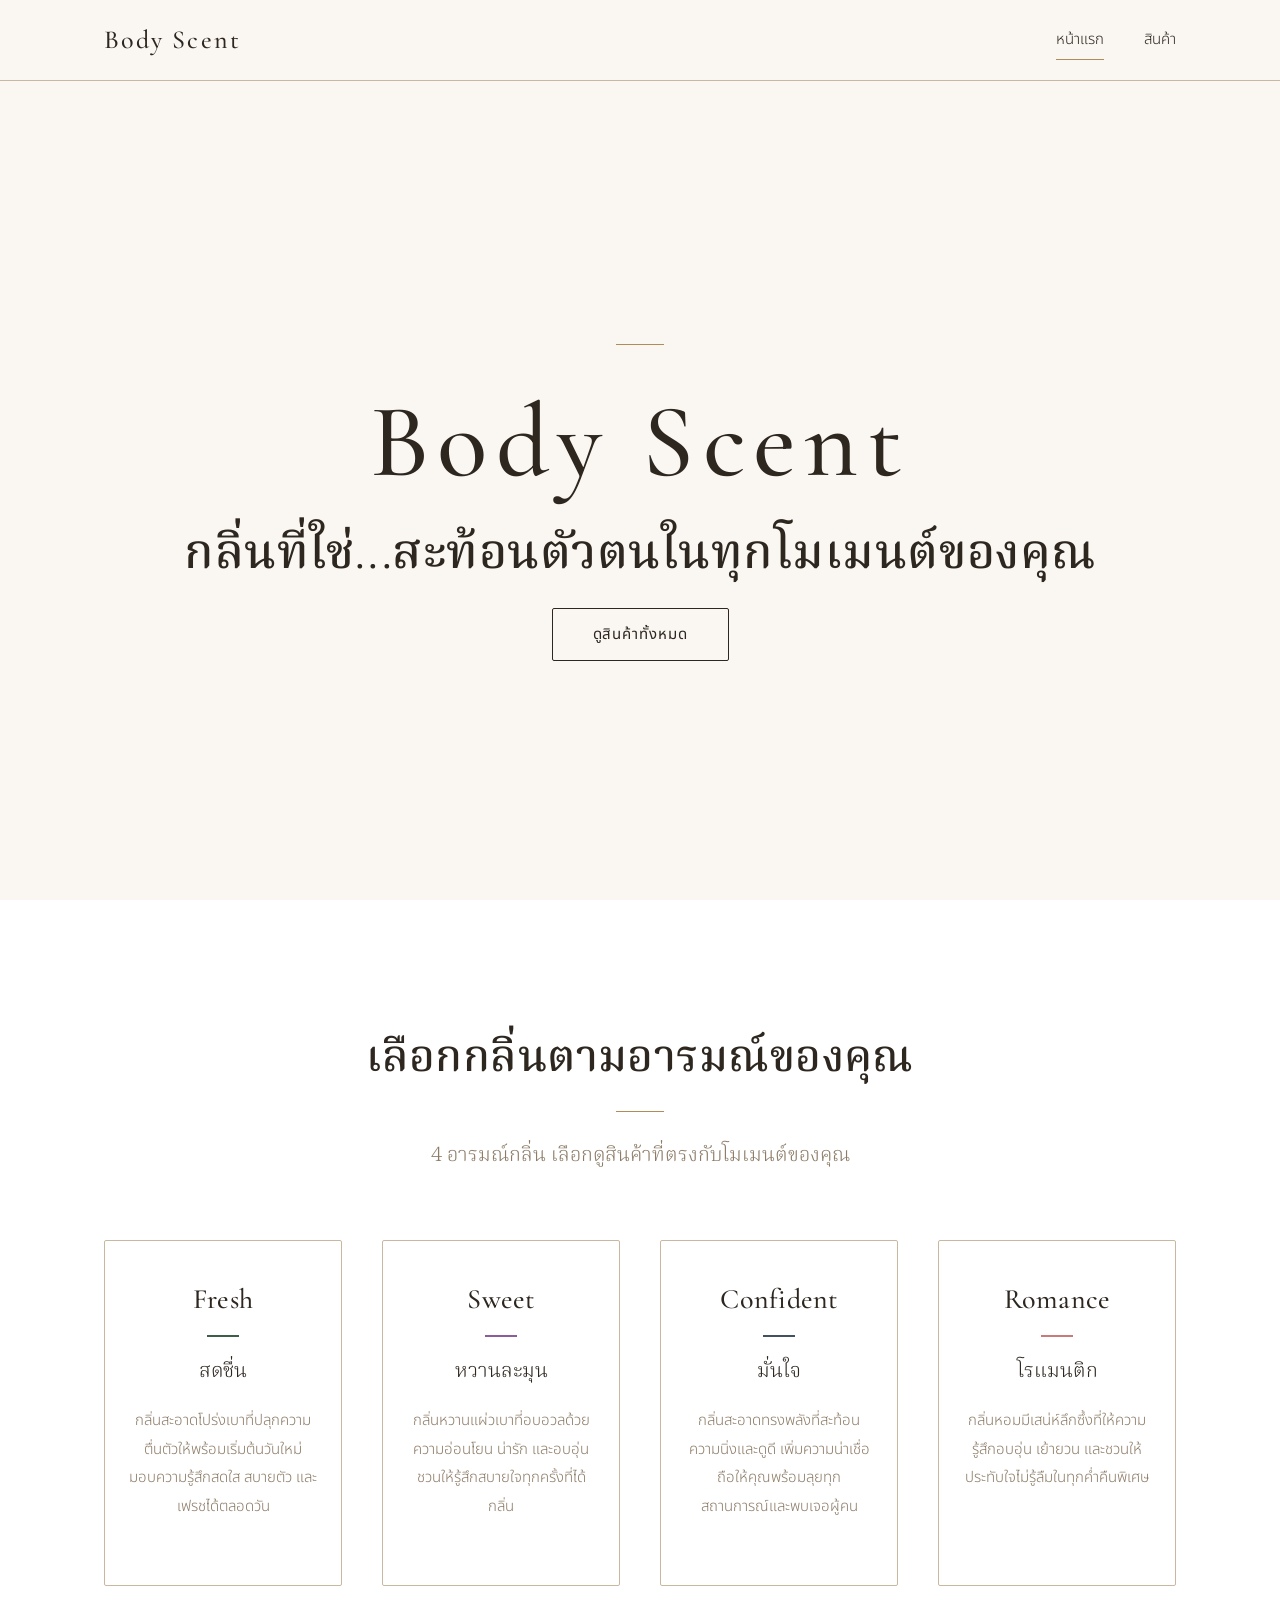
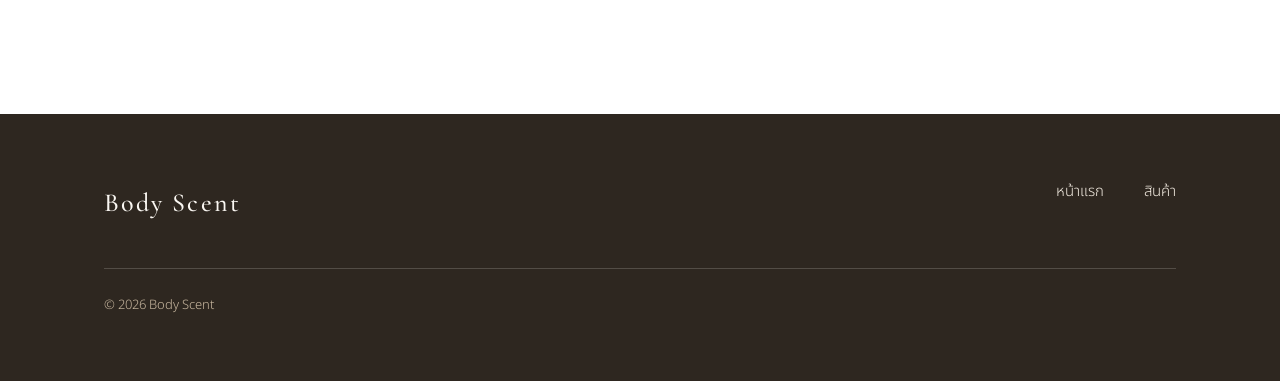
<file: index.html>
<!DOCTYPE html>
<html lang="th">
<head>
  <meta charset="UTF-8">
  <meta name="viewport" content="width=device-width, initial-scale=1">
  <title>Body Scent | น้ำหอมฉีดตัวและโรลออน</title>
  <meta name="description" content="Body Scent กลิ่นที่ใช่ สะท้อนตัวตนในทุกโมเมนต์ของคุณ น้ำหอมฉีดตัวและโรลออน 4 อารมณ์กลิ่น Fresh, Sweet, Confident, Romance">
  <link rel="stylesheet" href="style.css">

  <!-- Page-specific touches (can be moved into style.css later) -->
  <style>
    .hero--full {
      min-height: calc(100vh - 81px);
      min-height: calc(100svh - 81px);
      display: flex;
      align-items: center;
    }
    .hero--full h1 {
      max-width: 22em;
      font-size: clamp(1.75rem, 4.2vw, 3rem);
      line-height: 1.6;
    }
    .hero__name {
      display: block;
      margin-bottom: var(--space-2);
      font-size: clamp(3rem, 9vw, 6.5rem);
      line-height: 1.1;
      letter-spacing: 0.08em;
    }
    .hero--full .rule { margin-bottom: var(--space-4); }

    a.mood-card { display: block; color: var(--ink); }
    a.mood-card:hover { color: var(--ink); }
    .mood-card .mood-th {
      margin-bottom: var(--space-2);
      font-family: var(--font-serif-th);
      font-size: var(--text-lg);
      color: var(--ink);
    }

    @media (max-width: 720px) {
      .hero--full .rule { margin-left: 0; }
    }
  </style>
</head>
<body>

  <header class="site-header">
    <div class="container">
      <a href="index.html" class="logo">Body Scent</a>
      <ul class="nav">
        <li><a href="index.html" aria-current="page">หน้าแรก</a></li>
        <li><a href="product.html">สินค้า</a></li>
      </ul>
    </div>
  </header>

  <main>

    <section class="hero hero--full">
      <div class="container">
        <span class="rule"></span>
        <h1>
          <span class="hero__name">Body Scent</span>
          กลิ่นที่ใช่...สะท้อนตัวตนในทุกโมเมนต์ของคุณ
        </h1>
        <a href="product.html" class="btn">ดูสินค้าทั้งหมด</a>
      </div>
    </section>

    <section class="section section--white" id="moods">
      <div class="container">
        <div class="section-head">
          <h2>เลือกกลิ่นตามอารมณ์ของคุณ</h2>
          <span class="rule"></span>
          <p class="lead">4 อารมณ์กลิ่น เลือกดูสินค้าที่ตรงกับโมเมนต์ของคุณ</p>
        </div>

        <div class="grid grid--4">

          <a href="product.html?mood=fresh" class="mood-card" data-mood="fresh">
            <h3>Fresh</h3>
            <span class="mood-line mood-line--center"></span>
            <p class="mood-th">สดชื่น</p>
            <p>กลิ่นสะอาดโปร่งเบาที่ปลุกความตื่นตัวให้พร้อมเริ่มต้นวันใหม่ มอบความรู้สึกสดใส สบายตัว และเฟรชได้ตลอดวัน</p>
          </a>

          <a href="product.html?mood=sweet" class="mood-card" data-mood="sweet">
            <h3>Sweet</h3>
            <span class="mood-line mood-line--center"></span>
            <p class="mood-th">หวานละมุน</p>
            <p>กลิ่นหวานแผ่วเบาที่อบอวลด้วยความอ่อนโยน น่ารัก และอบอุ่น ชวนให้รู้สึกสบายใจทุกครั้งที่ได้กลิ่น</p>
          </a>

          <a href="product.html?mood=confident" class="mood-card" data-mood="confident">
            <h3>Confident</h3>
            <span class="mood-line mood-line--center"></span>
            <p class="mood-th">มั่นใจ</p>
            <p>กลิ่นสะอาดทรงพลังที่สะท้อนความนิ่งและดูดี เพิ่มความน่าเชื่อถือให้คุณพร้อมลุยทุกสถานการณ์และพบเจอผู้คน</p>
          </a>

          <a href="product.html?mood=romance" class="mood-card" data-mood="romance">
            <h3>Romance</h3>
            <span class="mood-line mood-line--center"></span>
            <p class="mood-th">โรแมนติก</p>
            <p>กลิ่นหอมมีเสน่ห์ลึกซึ้งที่ให้ความรู้สึกอบอุ่น เย้ายวน และชวนให้ประทับใจไม่รู้ลืมในทุกค่ำคืนพิเศษ</p>
          </a>

        </div>
      </div>
    </section>

  </main>

  <footer class="site-footer">
    <div class="container">
      <span class="logo">Body Scent</span>
      <ul class="nav">
        <li><a href="index.html">หน้าแรก</a></li>
        <li><a href="product.html">สินค้า</a></li>
      </ul>
      <small>&copy; 2026 Body Scent</small>
    </div>
  </footer>

  <script src="script.js"></script>
</body>
</html>
</file>
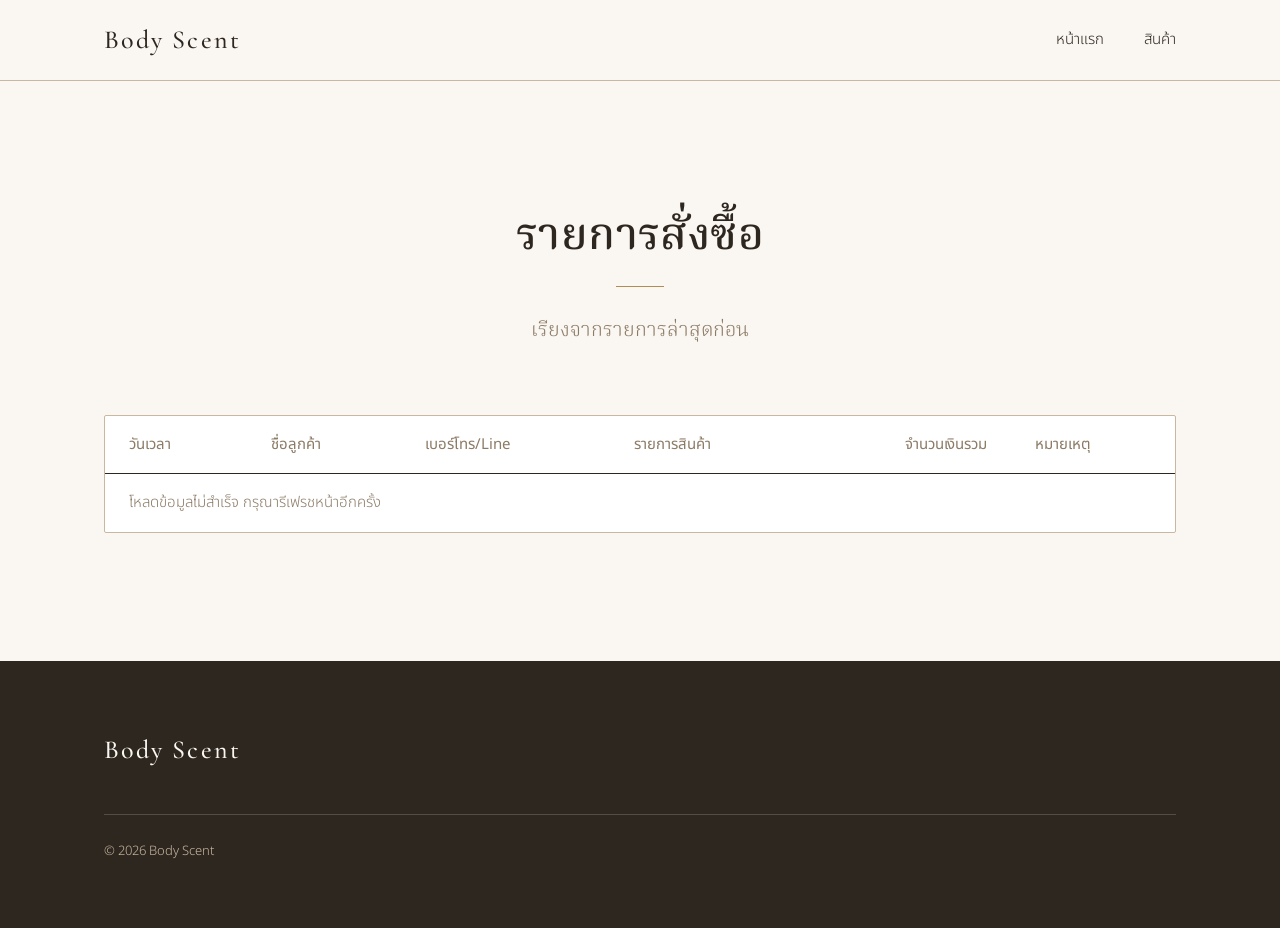
<file: admin.html>
<!DOCTYPE html>
<html lang="th">
<head>
  <meta charset="UTF-8">
  <meta name="viewport" content="width=device-width, initial-scale=1">
  <meta name="robots" content="noindex, nofollow">
  <title>รายการสั่งซื้อ | Body Scent Admin</title>
  <link rel="stylesheet" href="style.css">

  <!-- Page-specific touches (can be moved into style.css later) -->
  <style>
    .page-title h1 { font-size: var(--text-2xl); }

    .table-wrap {
      overflow-x: auto;
      background: var(--white);
      border: var(--line-soft);
      border-radius: var(--radius);
    }
    #ordersTable {
      width: 100%;
      min-width: 860px;
      border-collapse: collapse;
      font-size: var(--text-sm);
      line-height: 1.7;
    }
    #ordersTable th,
    #ordersTable td {
      padding: var(--space-2) var(--space-3);
      text-align: left;
      vertical-align: top;
      border-bottom: var(--line-soft);
    }
    #ordersTable thead th {
      font-weight: 400;
      color: var(--beige-dark);
      border-bottom: var(--line);
      white-space: nowrap;
    }
    #ordersTable tbody tr:last-child td { border-bottom: 0; }
    #ordersTable tbody tr:hover { background: var(--cream); }
    #ordersTable th:nth-child(5),
    #ordersTable td:nth-child(5) { text-align: right; white-space: nowrap; }
  </style>
</head>
<body>

  <header class="site-header">
    <div class="container">
      <a href="index.html" class="logo">Body Scent</a>
      <ul class="nav">
        <li><a href="index.html">หน้าแรก</a></li>
        <li><a href="product.html">สินค้า</a></li>
      </ul>
    </div>
  </header>

  <main>
    <section class="section">
      <div class="container">

        <div class="section-head page-title">
          <h1>รายการสั่งซื้อ</h1>
          <span class="rule"></span>
          <p class="lead">เรียงจากรายการล่าสุดก่อน</p>
        </div>

        <div class="table-wrap">
          <table id="ordersTable">
            <thead>
              <tr>
                <th>วันเวลา</th>
                <th>ชื่อลูกค้า</th>
                <th>เบอร์โทร/Line</th>
                <th>รายการสินค้า</th>
                <th>จำนวนเงินรวม</th>
                <th>หมายเหตุ</th>
              </tr>
            </thead>
            <tbody></tbody>
          </table>
        </div>

      </div>
    </section>
  </main>

  <footer class="site-footer">
    <div class="container">
      <span class="logo">Body Scent</span>
      <small>&copy; 2026 Body Scent</small>
    </div>
  </footer>

  <script src="script.js"></script>
</body>
</html>
</file>
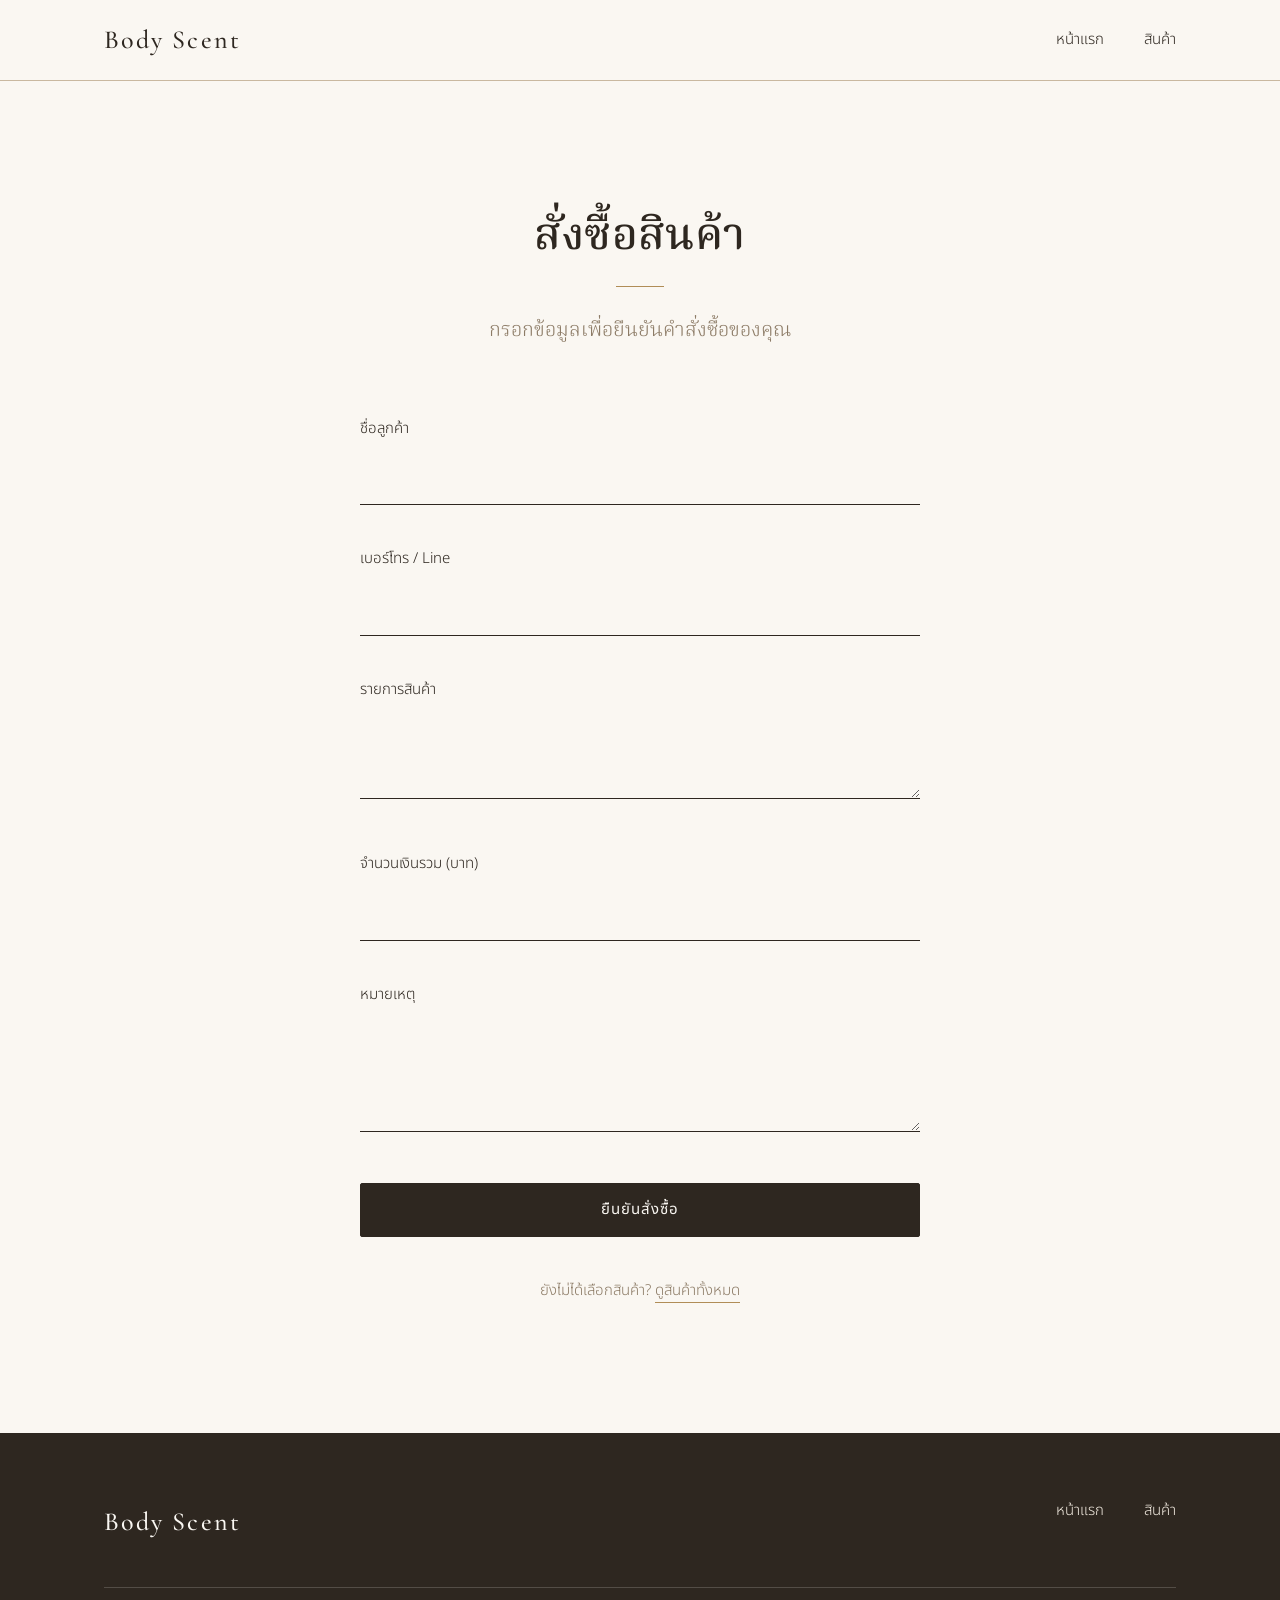
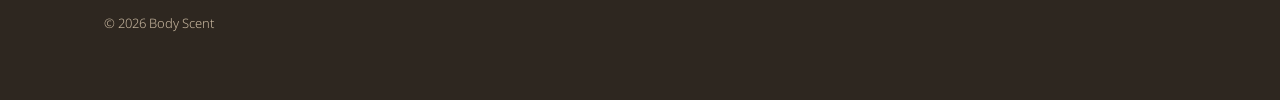
<file: order.html>
<!DOCTYPE html>
<html lang="th">
<head>
  <meta charset="UTF-8">
  <meta name="viewport" content="width=device-width, initial-scale=1">
  <title>สั่งซื้อสินค้า | Body Scent</title>
  <link rel="stylesheet" href="style.css">

  <!-- Page-specific touches (can be moved into style.css later) -->
  <style>
    .page-title h1 { font-size: var(--text-2xl); }
    .order-form { max-width: 560px; margin-inline: auto; }
    .order-form textarea { resize: vertical; min-height: 3.5rem; line-height: 1.7; }
    .order-form .btn { margin-top: var(--space-2); }
    .order-help { margin: var(--space-4) auto 0; text-align: center; font-size: var(--text-sm); }
    .order-help a { border-bottom: 1px solid var(--gold); }
  </style>
</head>
<body>

  <header class="site-header">
    <div class="container">
      <a href="index.html" class="logo">Body Scent</a>
      <ul class="nav">
        <li><a href="index.html">หน้าแรก</a></li>
        <li><a href="product.html">สินค้า</a></li>
      </ul>
    </div>
  </header>

  <main>
    <section class="section">
      <div class="container">

        <div class="section-head page-title">
          <h1>สั่งซื้อสินค้า</h1>
          <span class="rule"></span>
          <p class="lead">กรอกข้อมูลเพื่อยืนยันคำสั่งซื้อของคุณ</p>
        </div>

        <form id="orderForm" class="order-form">

          <div class="form-row">
            <label for="customerName">ชื่อลูกค้า</label>
            <input type="text" id="customerName" name="customerName" autocomplete="name" required>
          </div>

          <div class="form-row">
            <label for="contact">เบอร์โทร / Line</label>
            <input type="text" id="contact" name="contact" autocomplete="tel" required>
          </div>

          <div class="form-row">
            <label for="items">รายการสินค้า</label>
            <textarea id="items" name="items" rows="2" required></textarea>
          </div>

          <div class="form-row">
            <label for="total">จำนวนเงินรวม (บาท)</label>
            <input type="number" id="total" name="total" min="0" step="any" inputmode="decimal" required>
          </div>

          <div class="form-row">
            <label for="note">หมายเหตุ</label>
            <textarea id="note" name="note" rows="3"></textarea>
          </div>

          <button type="submit" class="btn btn--solid btn--block">ยืนยันสั่งซื้อ</button>

        </form>

        <p class="order-help text-muted">
          ยังไม่ได้เลือกสินค้า? <a href="product.html">ดูสินค้าทั้งหมด</a>
        </p>

      </div>
    </section>
  </main>

  <footer class="site-footer">
    <div class="container">
      <span class="logo">Body Scent</span>
      <ul class="nav">
        <li><a href="index.html">หน้าแรก</a></li>
        <li><a href="product.html">สินค้า</a></li>
      </ul>
      <small>&copy; 2026 Body Scent</small>
    </div>
  </footer>

  <script src="script.js"></script>
</body>
</html>
</file>
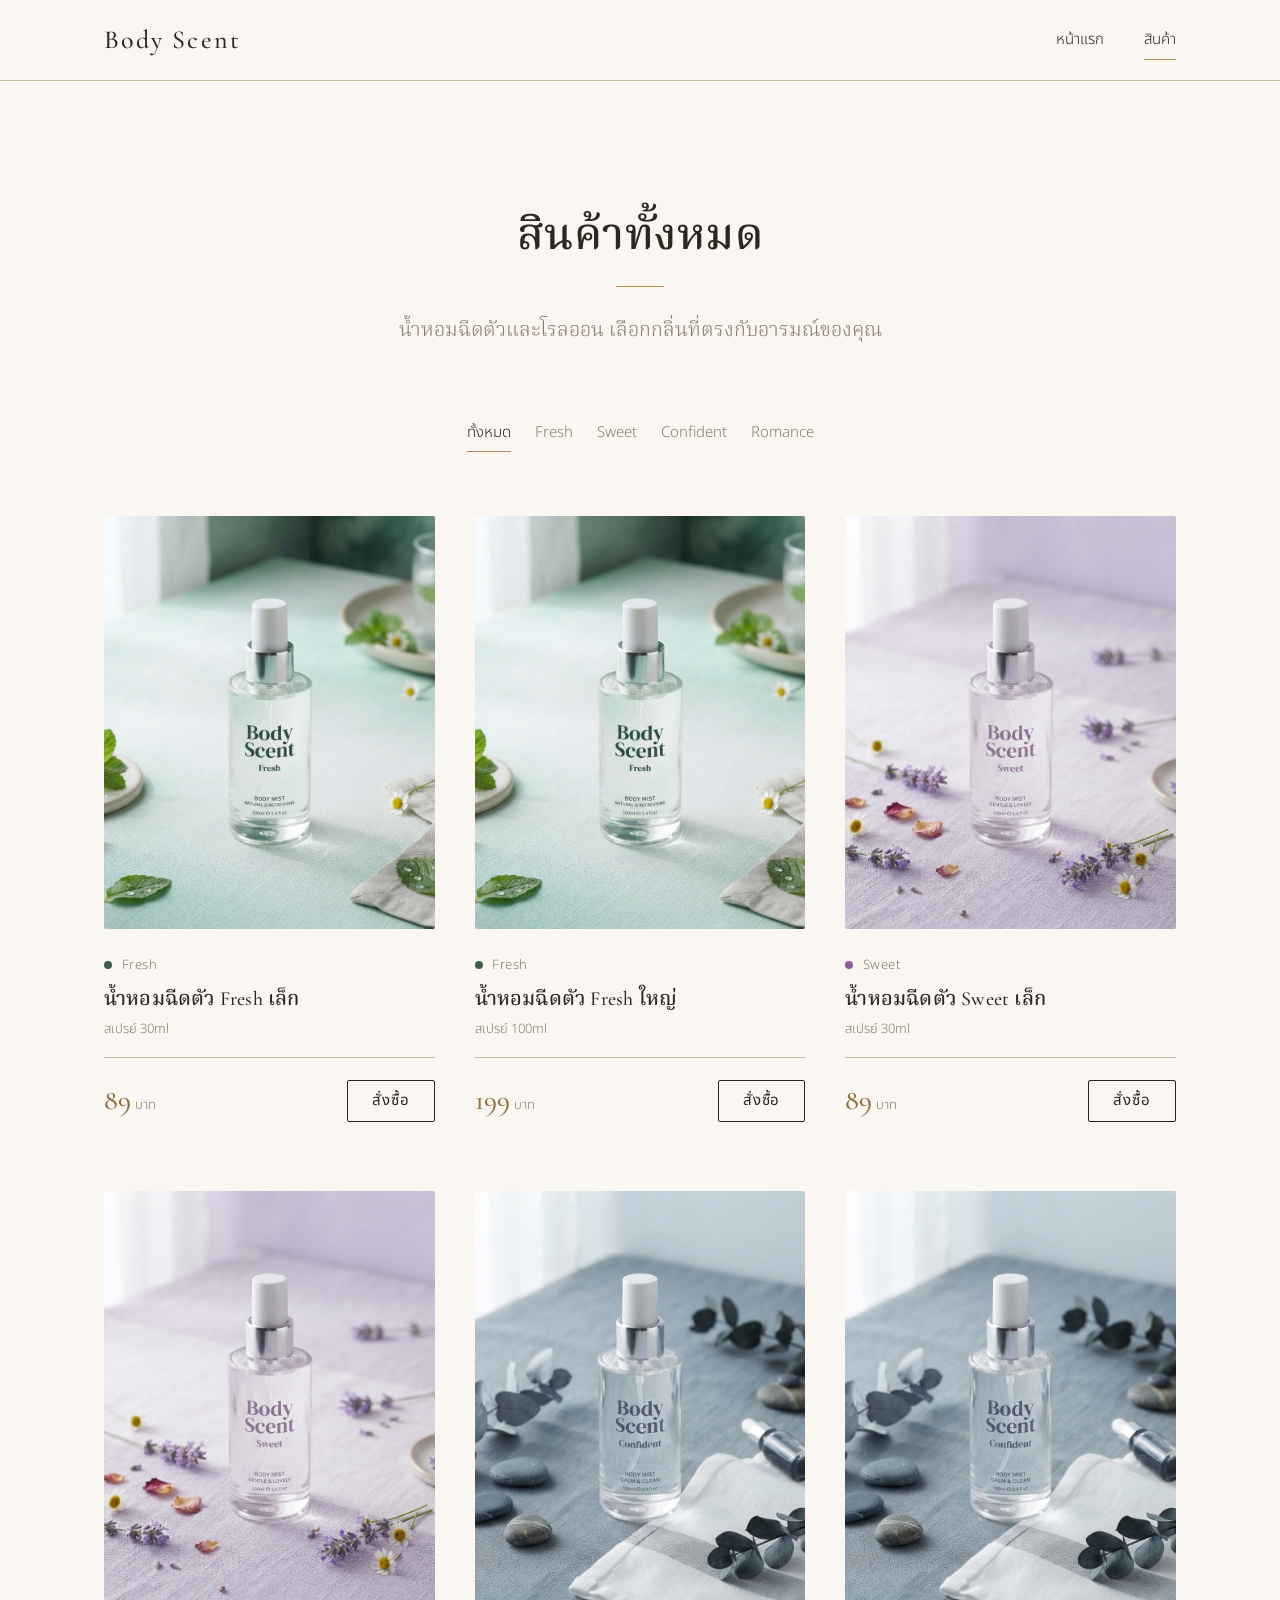
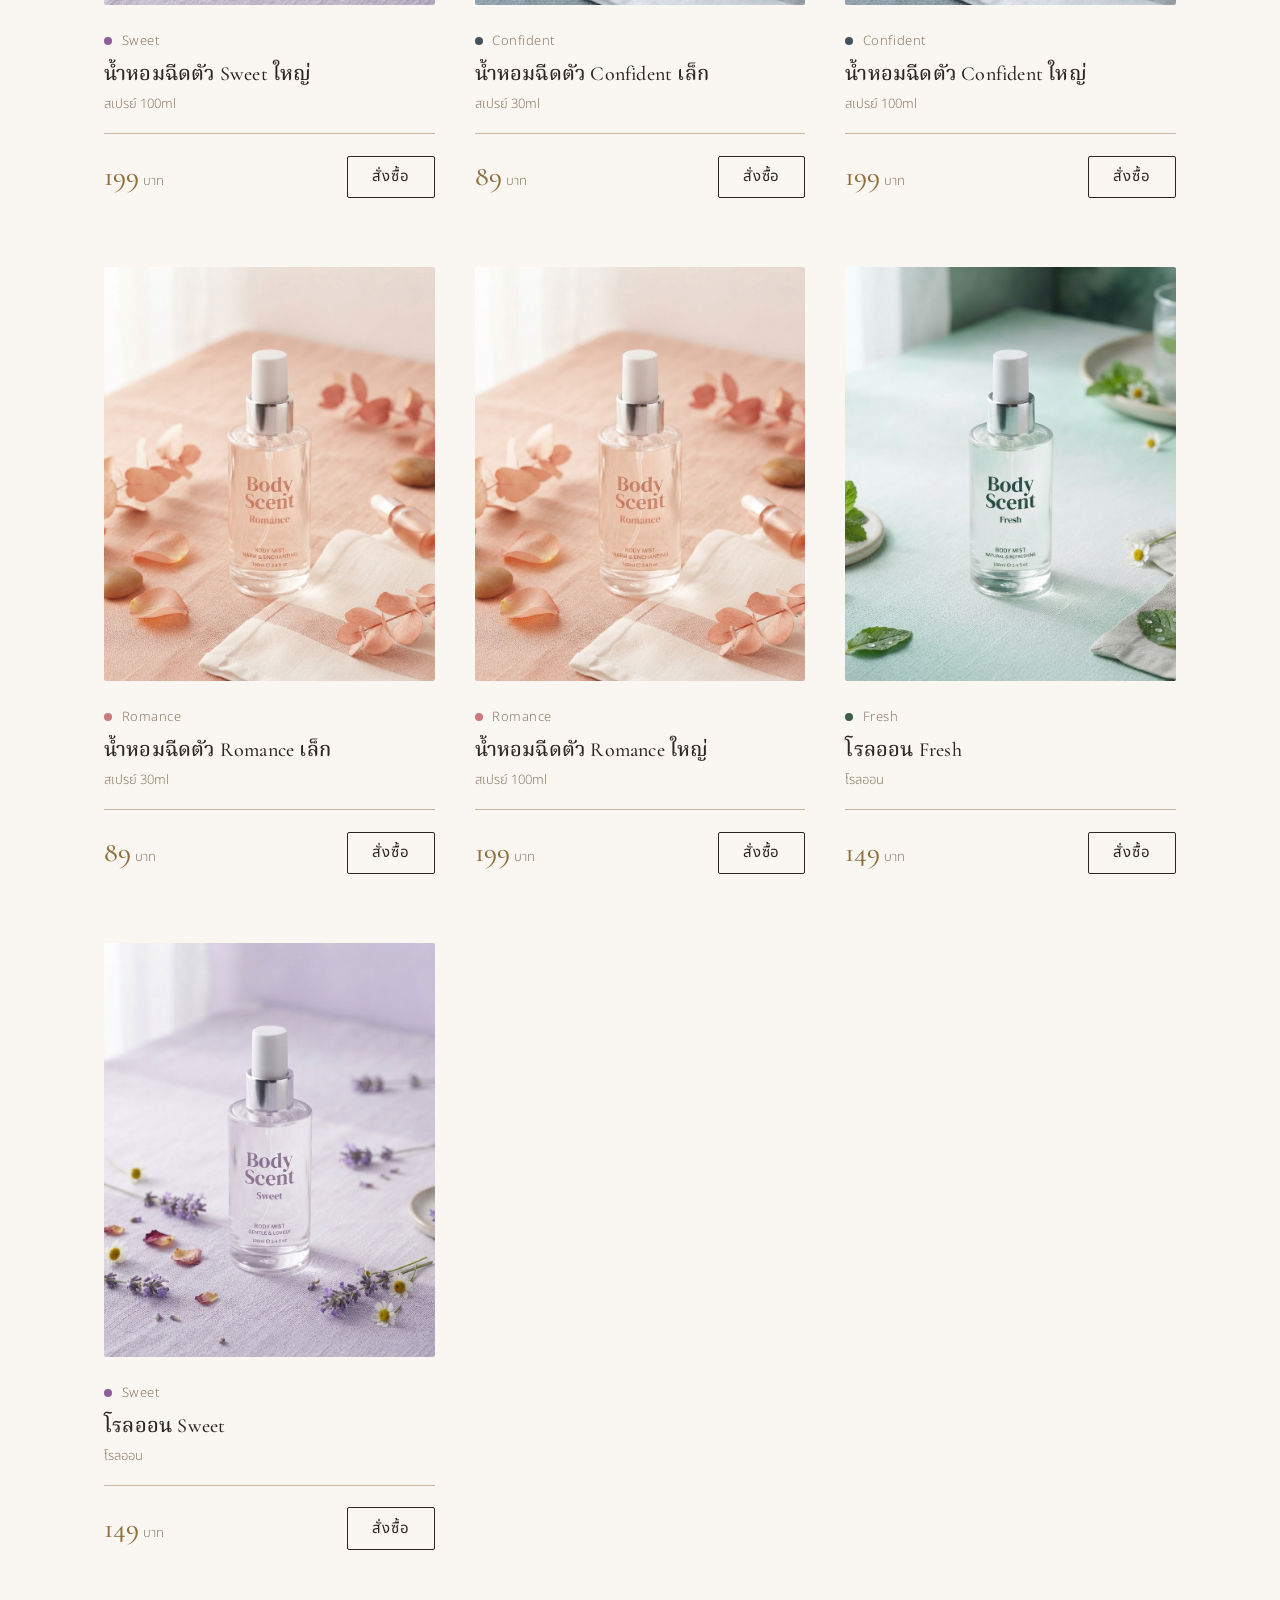
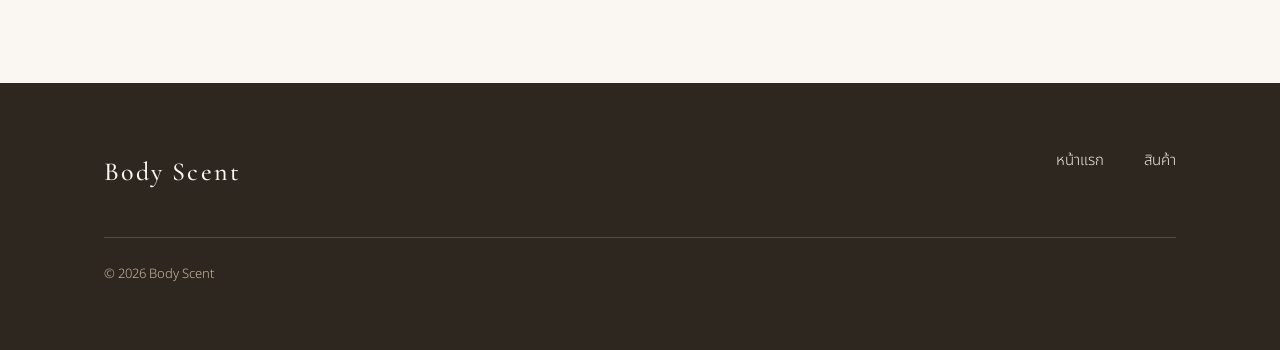
<file: product.html>
<!DOCTYPE html>
<html lang="th">
<head>
  <meta charset="UTF-8">
  <meta name="viewport" content="width=device-width, initial-scale=1">
  <title>สินค้าทั้งหมด | Body Scent</title>
  <meta name="description" content="น้ำหอมฉีดตัวและโรลออน Body Scent เลือกกรองตามอารมณ์กลิ่น Fresh, Sweet, Confident, Romance">
  <link rel="stylesheet" href="style.css">

  <!-- Page-specific touch (can be moved into style.css later) -->
  <style>
    .page-title h1 { font-size: var(--text-2xl); }
  </style>
</head>
<body>

  <header class="site-header">
    <div class="container">
      <a href="index.html" class="logo">Body Scent</a>
      <ul class="nav">
        <li><a href="index.html">หน้าแรก</a></li>
        <li><a href="product.html" aria-current="page">สินค้า</a></li>
      </ul>
    </div>
  </header>

  <main>
    <section class="section">
      <div class="container">

        <div class="section-head page-title">
          <h1>สินค้าทั้งหมด</h1>
          <span class="rule"></span>
          <p class="lead">น้ำหอมฉีดตัวและโรลออน เลือกกลิ่นที่ตรงกับอารมณ์ของคุณ</p>
        </div>

        <div id="filter-bar" class="filters" role="group" aria-label="กรองสินค้าตามอารมณ์กลิ่น"></div>

        <div id="product-list" class="product-grid" aria-live="polite"></div>

      </div>
    </section>
  </main>

  <footer class="site-footer">
    <div class="container">
      <span class="logo">Body Scent</span>
      <ul class="nav">
        <li><a href="index.html">หน้าแรก</a></li>
        <li><a href="product.html">สินค้า</a></li>
      </ul>
      <small>&copy; 2026 Body Scent</small>
    </div>
  </footer>

  <script src="script.js"></script>
</body>
</html>
</file>
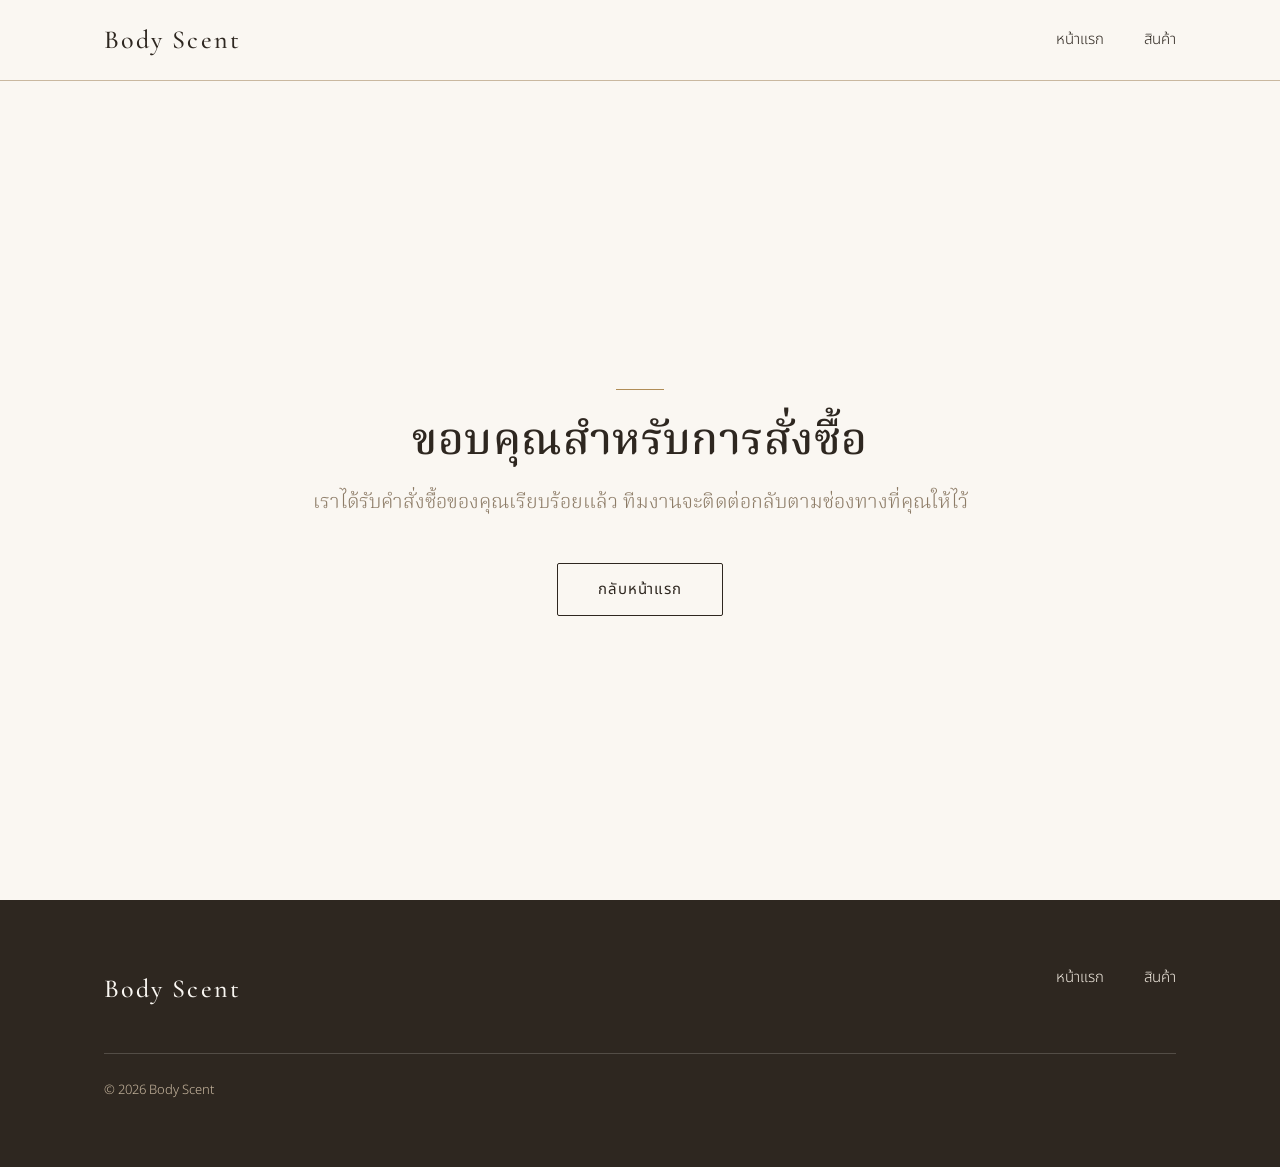
<file: thankyou.html>
<!DOCTYPE html>
<html lang="th">
<head>
  <meta charset="UTF-8">
  <meta name="viewport" content="width=device-width, initial-scale=1">
  <title>ขอบคุณสำหรับการสั่งซื้อ | Body Scent</title>
  <link rel="stylesheet" href="style.css">

  <!-- Page-specific touches (can be moved into style.css later) -->
  <style>
    .thanks {
      min-height: calc(100vh - 81px);
      min-height: calc(100svh - 81px);
      display: flex;
      align-items: center;
      text-align: center;
    }
    .thanks h1 { font-size: var(--text-2xl); }
    .thanks p { margin-inline: auto; margin-bottom: var(--space-4); }
  </style>
</head>
<body>

  <header class="site-header">
    <div class="container">
      <a href="index.html" class="logo">Body Scent</a>
      <ul class="nav">
        <li><a href="index.html">หน้าแรก</a></li>
        <li><a href="product.html">สินค้า</a></li>
      </ul>
    </div>
  </header>

  <main>
    <section class="section thanks">
      <div class="container">
        <span class="rule"></span>
        <h1>ขอบคุณสำหรับการสั่งซื้อ</h1>
        <p class="lead">เราได้รับคำสั่งซื้อของคุณเรียบร้อยแล้ว ทีมงานจะติดต่อกลับตามช่องทางที่คุณให้ไว้</p>
        <a href="index.html" class="btn">กลับหน้าแรก</a>
      </div>
    </section>
  </main>

  <footer class="site-footer">
    <div class="container">
      <span class="logo">Body Scent</span>
      <ul class="nav">
        <li><a href="index.html">หน้าแรก</a></li>
        <li><a href="product.html">สินค้า</a></li>
      </ul>
      <small>&copy; 2026 Body Scent</small>
    </div>
  </footer>

  <script src="script.js"></script>
</body>
</html>
</file>
<file: style.css>
/* ==========================================================
   Body Scent — shared theme
   Premium · minimal · generous spacing
   ========================================================== */

@import url("https://fonts.googleapis.com/css2?family=Cormorant+Garamond:wght@400;500;600&family=Noto+Sans+Thai:wght@300;400;500&family=Noto+Serif+Thai:wght@300;400;500&display=swap");

/* ---------- Tokens ---------- */
:root {
  /* Base palette */
  --white:       #FFFFFF;
  --cream:       #FAF7F2;   /* page background */
  --cream-deep:  #F2EBE0;   /* alternate sections */
  --beige:       #C9B8A0;   /* soft dividers */
  --beige-dark:  #8C7B66;   /* secondary text */
  --ink:         #2E2720;   /* main text, lines (warm, soft dark) */

  /* Accent: soft gold / bronze */
  --gold:        #B08D57;
  --gold-deep:   #8F6F3E;   /* hover, text on light */
  --gold-soft:   #E4D6BC;

  /* Mood touches (small dots / short lines only) */
  --mood-fresh:     #3F5E4A;  /* dark green */
  --mood-sweet:     #8B5E9B;  /* medium purple */
  --mood-confident: #44525F;  /* dark blue-grey */
  --mood-romance:   #C97B7B;  /* soft red */

  /* Type */
  --font-display: "Cormorant Garamond", "Noto Serif Thai", Georgia, serif;
  --font-body:    "Noto Sans Thai", "Helvetica Neue", Arial, sans-serif;
  --font-serif-th:"Noto Serif Thai", "Cormorant Garamond", Georgia, serif;

  /* Type scale */
  --text-xs:   0.8125rem;
  --text-sm:   0.9375rem;
  --text-base: 1.0625rem;
  --text-lg:   1.25rem;
  --text-xl:   1.75rem;
  --text-2xl:  clamp(2rem, 4vw, 2.75rem);
  --text-3xl:  clamp(2.5rem, 6vw, 4.25rem);

  /* Spacing */
  --space-1: 0.5rem;
  --space-2: 1rem;
  --space-3: 1.5rem;
  --space-4: 2.5rem;
  --space-5: 4rem;
  --space-6: 6rem;
  --space-7: clamp(5rem, 10vw, 9rem);   /* section padding */

  /* Shape */
  --line: 1px solid var(--ink);
  --line-soft: 1px solid var(--beige);
  --radius: 2px;
  --container: 1120px;
  --ease: cubic-bezier(0.22, 0.61, 0.36, 1);
}

/* ---------- Reset / base ---------- */
*, *::before, *::after { box-sizing: border-box; }

html {
  scroll-behavior: smooth;
  -webkit-text-size-adjust: 100%;
}

body {
  margin: 0;
  background: var(--cream);
  color: var(--ink);
  font-family: var(--font-body);
  font-size: var(--text-base);
  font-weight: 300;
  line-height: 1.9;
  -webkit-font-smoothing: antialiased;
  text-rendering: optimizeLegibility;
}

img { max-width: 100%; height: auto; display: block; }

a {
  color: inherit;
  text-decoration: none;
  transition: color 0.3s var(--ease);
}
a:hover { color: var(--gold-deep); }

:focus-visible {
  outline: 1px solid var(--gold-deep);
  outline-offset: 4px;
}

::selection { background: var(--gold-soft); color: var(--ink); }

/* ---------- Typography ---------- */
h1, h2, h3, h4 {
  font-family: var(--font-display);
  font-weight: 500;
  line-height: 1.35;
  letter-spacing: 0.01em;
  margin: 0 0 var(--space-2);
}
h1 { font-size: var(--text-3xl); line-height: 1.2; }
h2 { font-size: var(--text-2xl); }
h3 { font-size: var(--text-xl); }
h4 { font-size: var(--text-lg); }

p { margin: 0 0 var(--space-3); max-width: 62ch; }

.lead {
  font-family: var(--font-serif-th);
  font-size: var(--text-lg);
  font-weight: 300;
  line-height: 2;
  color: var(--beige-dark);
}

.text-muted { color: var(--beige-dark); }
.text-center { text-align: center; }
.text-center p { margin-inline: auto; }

/* ---------- Layout ---------- */
.container {
  width: 100%;
  max-width: var(--container);
  margin-inline: auto;
  padding-inline: var(--space-3);
}

.section {
  padding-block: var(--space-7);
}
.section--alt   { background: var(--cream-deep); }
.section--white { background: var(--white); }

.section-head {
  max-width: 640px;
  margin: 0 auto var(--space-5);
  text-align: center;
}
.section-head p { margin-inline: auto; }

/* Short gold rule, used under section titles */
.rule {
  display: block;
  width: 48px;
  height: 1px;
  background: var(--gold);
  margin: var(--space-3) auto;
  border: 0;
}
.rule--left { margin-left: 0; }

hr.divider {
  border: 0;
  border-top: var(--line-soft);
  margin: var(--space-5) 0;
}

.grid {
  display: grid;
  gap: var(--space-4);
}
.grid--2 { grid-template-columns: repeat(2, 1fr); }
.grid--3 { grid-template-columns: repeat(3, 1fr); }
.grid--4 { grid-template-columns: repeat(4, 1fr); }

.split {
  display: grid;
  grid-template-columns: 1fr 1fr;
  gap: var(--space-6);
  align-items: center;
}

/* ---------- Header / nav ---------- */
.site-header {
  position: sticky;
  top: 0;
  z-index: 50;
  background: rgba(250, 247, 242, 0.94);
  backdrop-filter: blur(8px);
  border-bottom: var(--line-soft);
}
.site-header .container {
  display: flex;
  align-items: center;
  justify-content: space-between;
  min-height: 80px;
}

.logo {
  font-family: var(--font-display);
  font-size: 1.625rem;
  font-weight: 500;
  letter-spacing: 0.08em;
}

.nav {
  display: flex;
  gap: var(--space-4);
  list-style: none;
  margin: 0;
  padding: 0;
  font-size: var(--text-sm);
}
.nav a {
  padding-block: var(--space-1);
  border-bottom: 1px solid transparent;
}
.nav a:hover,
.nav a[aria-current="page"] {
  border-bottom-color: var(--gold);
}

/* ---------- Buttons ---------- */
.btn {
  display: inline-block;
  padding: 0.95rem 2.5rem;
  font-family: var(--font-body);
  font-size: var(--text-sm);
  font-weight: 400;
  letter-spacing: 0.06em;
  line-height: 1.4;
  color: var(--ink);
  background: transparent;
  border: var(--line);
  border-radius: var(--radius);
  cursor: pointer;
  transition: background 0.35s var(--ease), color 0.35s var(--ease),
              border-color 0.35s var(--ease);
}
.btn:hover {
  background: var(--ink);
  color: var(--cream);
}

.btn--gold {
  border-color: var(--gold);
  color: var(--gold-deep);
}
.btn--gold:hover {
  background: var(--gold);
  border-color: var(--gold);
  color: var(--white);
}

.btn--solid {
  background: var(--ink);
  color: var(--cream);
}
.btn--solid:hover {
  background: var(--gold-deep);
  border-color: var(--gold-deep);
}

.btn--small { padding: 0.6rem 1.5rem; }
.btn--block { display: block; width: 100%; text-align: center; }

/* ---------- Hero ---------- */
.hero {
  padding-block: var(--space-7);
  text-align: center;
}
.hero h1 { max-width: 14ch; margin-inline: auto; }
.hero .lead { margin: var(--space-3) auto var(--space-4); max-width: 46ch; }

/* ---------- Mood system ----------
   Use on any element: <span class="mood-dot" data-mood="fresh"></span>
   or give a container data-mood and use .mood-line / .mood-dot inside.
   Colour only touches small details, never card backgrounds. */
[data-mood="fresh"]     { --mood: var(--mood-fresh); }
[data-mood="sweet"]     { --mood: var(--mood-sweet); }
[data-mood="confident"] { --mood: var(--mood-confident); }
[data-mood="romance"]   { --mood: var(--mood-romance); }

.mood-dot {
  display: inline-block;
  width: 8px;
  height: 8px;
  border-radius: 50%;
  background: var(--mood, var(--gold));
  vertical-align: middle;
}

.mood-line {
  display: block;
  width: 32px;
  height: 2px;
  background: var(--mood, var(--gold));
  margin: var(--space-2) 0;
}
.text-center .mood-line,
.mood-line--center { margin-inline: auto; }

.mood-label {
  display: inline-flex;
  align-items: center;
  gap: 0.6rem;
  font-size: var(--text-xs);
  letter-spacing: 0.04em;
  color: var(--beige-dark);
}

/* ---------- Mood cards (4 moods) ---------- */
.mood-card {
  padding: var(--space-4) var(--space-3);
  background: var(--white);
  border: var(--line-soft);
  border-radius: var(--radius);
  text-align: center;
  transition: border-color 0.35s var(--ease);
}
.mood-card:hover { border-color: var(--ink); }
.mood-card h3 { margin-bottom: var(--space-1); }
.mood-card p { margin-inline: auto; font-size: var(--text-sm); color: var(--beige-dark); }

/* ---------- Filter tabs ---------- */
.filters {
  display: flex;
  flex-wrap: wrap;
  justify-content: center;
  gap: var(--space-1) var(--space-3);
  margin-bottom: var(--space-5);
}
.filter {
  padding: 0.4rem 0;
  font-family: var(--font-body);
  font-size: var(--text-sm);
  font-weight: 300;
  color: var(--beige-dark);
  background: none;
  border: 0;
  border-bottom: 1px solid transparent;
  cursor: pointer;
  transition: color 0.3s var(--ease), border-color 0.3s var(--ease);
}
.filter:hover { color: var(--ink); }
.filter.is-active,
.filter[aria-pressed="true"] {
  color: var(--ink);
  border-bottom-color: var(--gold);
}

/* ---------- Product cards ---------- */
.product-grid {
  display: grid;
  grid-template-columns: repeat(auto-fill, minmax(240px, 1fr));
  gap: var(--space-5) var(--space-4);
}

.product-card {
  display: flex;
  flex-direction: column;
  background: transparent;
}

.product-card__media {
  aspect-ratio: 4 / 5;
  background: var(--cream-deep);
  overflow: hidden;
  border-radius: var(--radius);
}
.product-card__media img {
  width: 100%;
  height: 100%;
  object-fit: cover;
  transition: transform 0.9s var(--ease);
}
.product-card:hover .product-card__media img { transform: scale(1.03); }

.product-card__body {
  padding-top: var(--space-3);
  display: flex;
  flex-direction: column;
  flex: 1;
}
.product-card__title {
  font-size: var(--text-lg);
  margin: var(--space-1) 0 0.25rem;
}
.product-card__desc {
  font-size: var(--text-sm);
  line-height: 1.8;
  color: var(--beige-dark);
  margin-bottom: var(--space-2);
}
.product-card__meta {
  font-size: var(--text-xs);
  color: var(--beige-dark);
  margin-bottom: var(--space-2);
}
.product-card__footer {
  margin-top: auto;
  display: flex;
  align-items: center;
  justify-content: space-between;
  gap: var(--space-2);
  padding-top: var(--space-2);
  border-top: var(--line-soft);
}

.price {
  font-family: var(--font-display);
  font-size: var(--text-xl);
  font-weight: 500;
  color: var(--gold-deep);
}
.price small {
  font-family: var(--font-body);
  font-size: var(--text-xs);
  font-weight: 300;
  color: var(--beige-dark);
  margin-left: 0.25rem;
}

/* ---------- Forms ---------- */
label {
  display: block;
  font-size: var(--text-sm);
  margin-bottom: var(--space-1);
}
input, select, textarea {
  width: 100%;
  padding: 0.85rem 0;
  font-family: var(--font-body);
  font-size: var(--text-base);
  font-weight: 300;
  color: var(--ink);
  background: transparent;
  border: 0;
  border-bottom: var(--line);
  border-radius: 0;
  transition: border-color 0.3s var(--ease);
}
input:focus, select:focus, textarea:focus {
  outline: none;
  border-bottom-color: var(--gold);
}
.form-row { margin-bottom: var(--space-4); }

/* ---------- Footer ---------- */
.site-footer {
  padding-block: var(--space-5);
  background: var(--ink);
  color: var(--cream-deep);
  font-size: var(--text-sm);
}
.site-footer a:hover { color: var(--gold-soft); }
.site-footer .logo { color: var(--cream); }
.site-footer .container {
  display: flex;
  flex-wrap: wrap;
  justify-content: space-between;
  gap: var(--space-4);
}
.site-footer small {
  display: block;
  width: 100%;
  padding-top: var(--space-3);
  border-top: 1px solid rgba(250, 247, 242, 0.18);
  color: var(--beige);
  font-size: var(--text-xs);
}

/* ---------- Utilities ---------- */
.mt-1 { margin-top: var(--space-1); }
.mt-2 { margin-top: var(--space-2); }
.mt-3 { margin-top: var(--space-3); }
.mt-4 { margin-top: var(--space-4); }
.mt-5 { margin-top: var(--space-5); }
.mb-0 { margin-bottom: 0; }
.visually-hidden {
  position: absolute;
  width: 1px;
  height: 1px;
  overflow: hidden;
  clip: rect(0 0 0 0);
  white-space: nowrap;
}

/* ---------- Responsive ---------- */
@media (max-width: 960px) {
  .grid--4 { grid-template-columns: repeat(2, 1fr); }
  .grid--3 { grid-template-columns: repeat(2, 1fr); }
  .split   { gap: var(--space-5); }
}

@media (max-width: 720px) {
  body { font-size: 1rem; }

  .section { padding-block: var(--space-6); }
  .section-head { margin-bottom: var(--space-4); }

  .grid--2,
  .grid--3,
  .grid--4,
  .split { grid-template-columns: 1fr; }

  .site-header .container {
    flex-wrap: wrap;
    justify-content: center;
    gap: var(--space-1);
    padding-block: var(--space-2);
  }
  .nav { gap: var(--space-3); }

  .product-grid {
    grid-template-columns: repeat(2, 1fr);
    gap: var(--space-4) var(--space-2);
  }
  .product-card__footer {
    flex-direction: column;
    align-items: flex-start;
  }
  .product-card__footer .btn { width: 100%; text-align: center; }

  .hero { text-align: left; }
  .hero h1, .hero .lead { margin-inline: 0; }
  .btn { padding: 0.9rem 2rem; }
}

@media (max-width: 420px) {
  .product-grid { grid-template-columns: 1fr; }
}

@media (prefers-reduced-motion: reduce) {
  html { scroll-behavior: auto; }
  *, *::before, *::after {
    transition-duration: 0.01ms !important;
    animation-duration: 0.01ms !important;
  }
}
</file>
